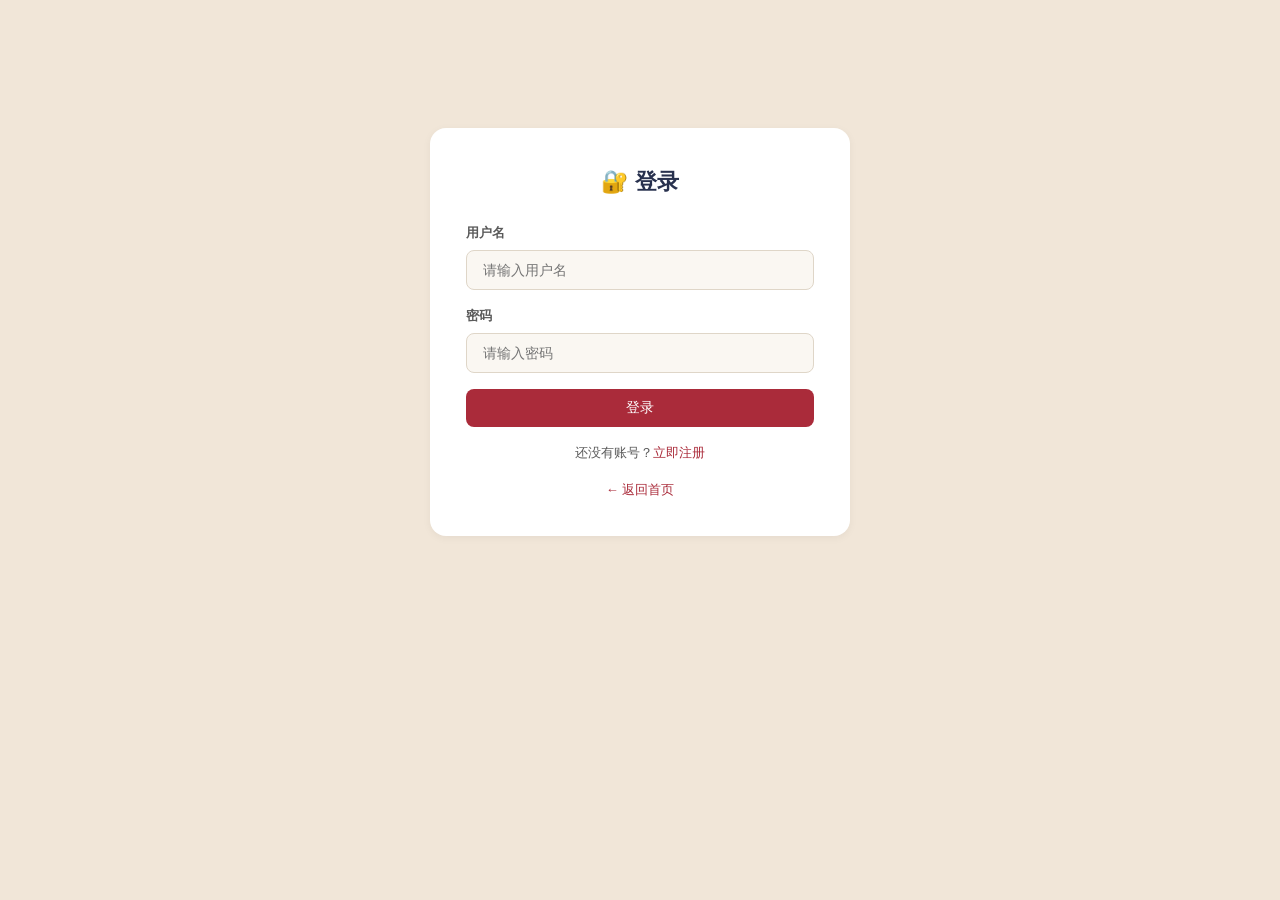
<file: frontend/login.html>
<!DOCTYPE html>
<html lang="zh-CN">
<head>
  <meta charset="UTF-8" />
  <meta name="viewport" content="width=device-width, initial-scale=1.0" />
  <title>登录 - 社交运营系统</title>
  <link rel="stylesheet" href="css/style.css" />
</head>
<body>
  <div class="container">
    <div class="auth-page">
      <div class="auth-card">
        <h2>🔐 登录</h2>
        <form id="login-form">
          <div class="form-group">
            <label>用户名</label>
            <input type="text" class="form-input" id="username" placeholder="请输入用户名" required />
          </div>
          <div class="form-group">
            <label>密码</label>
            <input type="password" class="form-input" id="password" placeholder="请输入密码" required />
          </div>
          <button type="submit" class="btn btn-primary btn-block">登录</button>
        </form>
        <p class="auth-link">还没有账号？<a href="register.html">立即注册</a></p>
        <p class="auth-link"><a href="index.html">← 返回首页</a></p>
      </div>
    </div>
  </div>
  <script src="js/api.js"></script>
  <script src="js/utils.js"></script>
  <script>
    document.getElementById('login-form').onsubmit = async function(e) {
      e.preventDefault();
      const username = document.getElementById('username').value.trim();
      const password = document.getElementById('password').value;
      if (!username || !password) {
        Utils.toast('请填写用户名和密码', 'error');
        return;
      }
      try {
        const res = await AuthAPI.login({ username, password });
        localStorage.setItem('token', res.data.token);
        // Fetch profile
        const profile = await UserAPI.getProfile();
        localStorage.setItem('user', JSON.stringify(profile.data));
        Utils.toast('登录成功！', 'success');
        setTimeout(() => { window.location.href = '/index.html'; }, 600);
      } catch {}
    };
  </script>
</body>
</html>
</file>
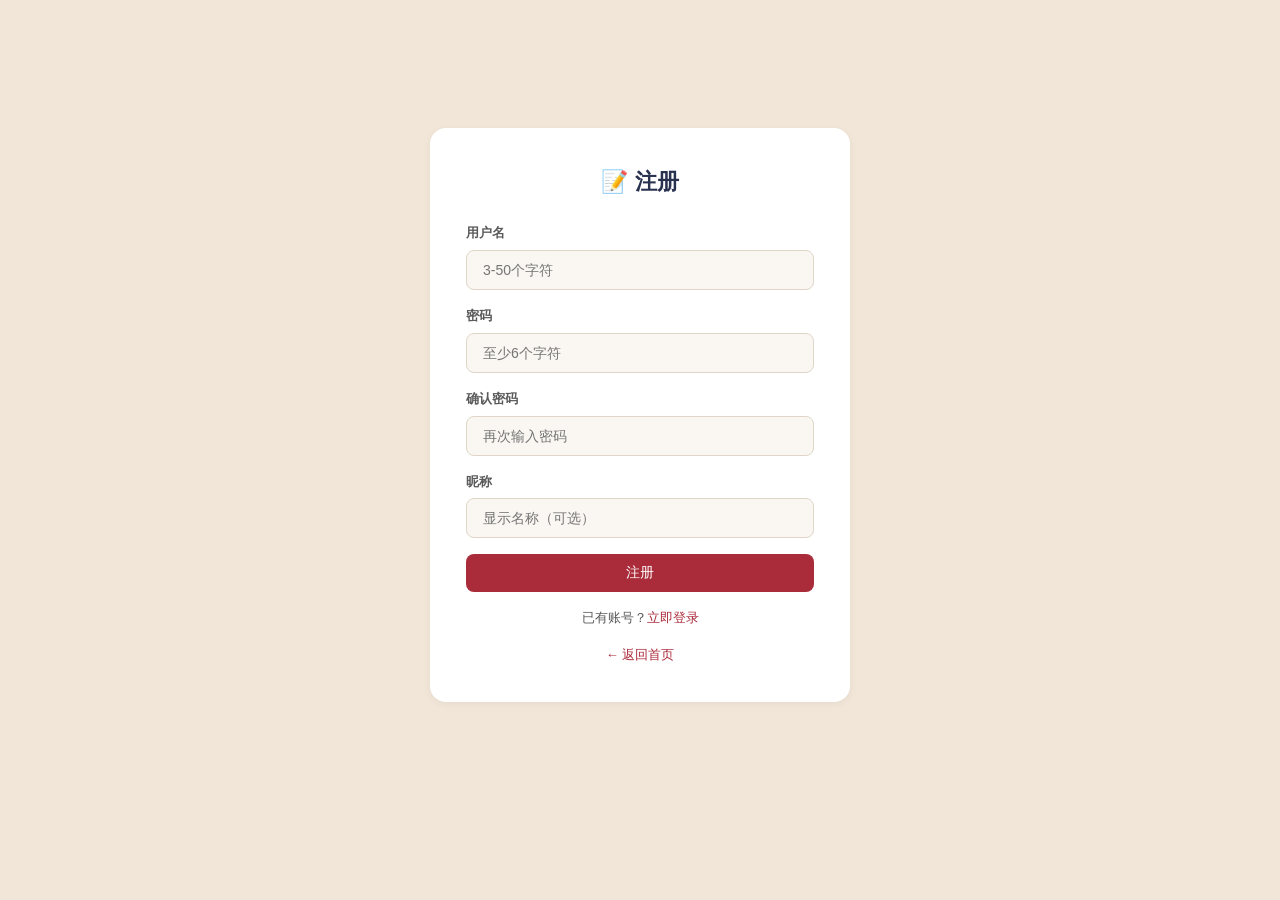
<file: frontend/register.html>
<!DOCTYPE html>
<html lang="zh-CN">
<head>
  <meta charset="UTF-8" />
  <meta name="viewport" content="width=device-width, initial-scale=1.0" />
  <title>注册 - 社交运营系统</title>
  <link rel="stylesheet" href="css/style.css" />
</head>
<body>
  <div class="container">
    <div class="auth-page">
      <div class="auth-card">
        <h2>📝 注册</h2>
        <form id="register-form">
          <div class="form-group">
            <label>用户名</label>
            <input type="text" class="form-input" id="username" placeholder="3-50个字符" required minlength="3" maxlength="50" />
          </div>
          <div class="form-group">
            <label>密码</label>
            <input type="password" class="form-input" id="password" placeholder="至少6个字符" required minlength="6" />
          </div>
          <div class="form-group">
            <label>确认密码</label>
            <input type="password" class="form-input" id="confirm-password" placeholder="再次输入密码" required />
          </div>
          <div class="form-group">
            <label>昵称</label>
            <input type="text" class="form-input" id="nickname" placeholder="显示名称（可选）" />
          </div>
          <button type="submit" class="btn btn-primary btn-block">注册</button>
        </form>
        <p class="auth-link">已有账号？<a href="login.html">立即登录</a></p>
        <p class="auth-link"><a href="index.html">← 返回首页</a></p>
      </div>
    </div>
  </div>
  <script src="js/api.js"></script>
  <script src="js/utils.js"></script>
  <script>
    document.getElementById('register-form').onsubmit = async function(e) {
      e.preventDefault();
      const username = document.getElementById('username').value.trim();
      const password = document.getElementById('password').value;
      const confirm = document.getElementById('confirm-password').value;
      const nickname = document.getElementById('nickname').value.trim();

      if (!username || !password) {
        Utils.toast('请填写必填字段', 'error'); return;
      }
      if (password !== confirm) {
        Utils.toast('两次密码输入不一致', 'error'); return;
      }

      try {
        await AuthAPI.register({
          username,
          password,
          nickname: nickname || username
        });
        Utils.toast('注册成功！请登录', 'success');
        setTimeout(() => { window.location.href = '/login.html'; }, 800);
      } catch {}
    };
  </script>
</body>
</html>
</file>
<file: frontend/css/style.css>
/* ============================================
   Social Media Operation System — H5 Styles
   Vintage theme · Mobile-first · No-jitter animations
   ============================================ */

:root {
  --primary: #AA2B3A;
  --primary-dark: #8B1E2C;
  --primary-light: #F8E5E8;
  --danger: #C0392B;
  --success: #2E7D32;
  --warning: #E67E22;
  --bg: #F1E6D8;
  --card-bg: #FFFFFF;
  --text: #28314E;
  --text-secondary: #5A5A5A;
  --text-light: #8A8078;
  --border: #DFD6C8;
  --radius: 16px;
  --radius-sm: 8px;
  --shadow: 0 2px 8px rgba(0,0,0,0.05);
  --shadow-hover: 0 6px 20px rgba(170,43,58,0.12);
  --transition: 0.2s ease;
}

* { margin: 0; padding: 0; box-sizing: border-box; }

body {
  font-family: -apple-system, BlinkMacSystemFont, 'Segoe UI', Roboto, 'Helvetica Neue', Arial, sans-serif;
  background: var(--bg);
  color: var(--text);
  font-size: 15px; line-height: 1.6;
  -webkit-font-smoothing: antialiased;
}

a { color: var(--primary); text-decoration: none; transition: color var(--transition); }
a:hover { color: var(--primary-dark); text-decoration: none; }

/* ============ KEYFRAMES (no horizontal movement) ============ */
@keyframes fadeIn {
  from { opacity: 0; }
  to   { opacity: 1; }
}
@keyframes fadeInUp {
  from { opacity: 0; transform: translateY(8px); }
  to   { opacity: 1; transform: translateY(0); }
}
@keyframes modalIn {
  from { opacity: 0; transform: scale(0.95); }
  to   { opacity: 1; transform: scale(1); }
}
@keyframes heartbeat {
  0%   { transform: scale(1); }
  30%  { transform: scale(1.3); }
  60%  { transform: scale(0.95); }
  100% { transform: scale(1); }
}
@keyframes spin { to { transform: rotate(360deg); } }

/* ============ NAVBAR ============ */
.navbar {
  position: fixed; top: 0; left: 0; right: 0; z-index: 1000;
  background: #28314E; box-shadow: 0 2px 12px rgba(40,49,78,0.15);
  height: 56px; display: flex; align-items: center; padding: 0 12px;
}
.navbar-inner {
  max-width: 1400px; margin: 0 auto; width: 100%;
  display: flex; align-items: center; gap: 16px;
}
.nav-logo {
  font-size: 18px; font-weight: 700; color: #fff;
  text-decoration: none; white-space: nowrap;
}
.nav-logo:hover { color: #E8C9A0; }
.nav-links { display: flex; align-items: center; gap: 2px; }
.nav-links a, .nav-links span {
  padding: 6px 14px; font-size: 14px; color: rgba(255,255,255,0.8);
  border-radius: var(--radius-sm); cursor: pointer;
  transition: background-color var(--transition), color var(--transition);
}
.nav-links a:hover, .nav-links span:hover {
  background: rgba(255,255,255,0.1); color: #fff;
}
.nav-right { margin-left: auto; display: flex; align-items: center; gap: 10px; }
.nav-search { display: flex; gap: 6px; }
.nav-search input {
  border: 1px solid rgba(255,255,255,0.2); border-radius: var(--radius-sm);
  padding: 6px 12px; font-size: 13px; width: 170px; outline: none;
  transition: border-color var(--transition); background: rgba(255,255,255,0.1); color: #fff;
}
.nav-search input::placeholder { color: rgba(255,255,255,0.4); }
.nav-search input:focus { border-color: #E8C9A0; background: rgba(255,255,255,0.15); }
.nav-avatar { width: 32px; height: 32px; border-radius: 50%; object-fit: cover; cursor: pointer; }
.nav-user { font-size: 13px; color: rgba(255,255,255,0.9); cursor: pointer; }
.nav-btn {
  padding: 6px 16px; border-radius: var(--radius-sm); border: none; font-size: 13px;
  cursor: pointer; transition: background-color var(--transition);
}
.nav-btn.primary { background: var(--primary); color: #fff; }
.nav-btn.primary:hover { background: var(--primary-dark); }
.nav-btn.primary:active { transform: scale(0.98); }
.nav-btn.outline { background: none; border: 1px solid rgba(255,255,255,0.3); color: rgba(255,255,255,0.9); }
.nav-btn.outline:hover { background: rgba(255,255,255,0.1); }

/* ============ LAYOUT ============ */
.main-content { max-width: 1400px; margin: 0 auto; padding: 88px 12px 40px; min-height: 100vh; }
.container { max-width: 1400px; margin: 0 auto; padding: 88px 12px 40px; }

/* ============ CARDS ============ */
.card {
  background: var(--card-bg); border-radius: var(--radius);
  padding: 20px; margin-bottom: 16px;
  box-shadow: var(--shadow);
  transition: box-shadow var(--transition);
  animation: fadeInUp 0.35s ease both;
}
.card:nth-child(1) { animation-delay: 0s; }    .card:nth-child(2) { animation-delay: 0.04s; }
.card:nth-child(3) { animation-delay: 0.08s; }  .card:nth-child(4) { animation-delay: 0.12s; }
.card:nth-child(5) { animation-delay: 0.16s; }  .card:nth-child(6) { animation-delay: 0.20s; }
.card:nth-child(7) { animation-delay: 0.24s; }  .card:nth-child(8) { animation-delay: 0.28s; }
.card:nth-child(9) { animation-delay: 0.32s; }  .card:nth-child(10) { animation-delay: 0.36s; }
.card:nth-child(11) { animation-delay: 0.40s; } .card:nth-child(12) { animation-delay: 0.44s; }
.card:hover { box-shadow: var(--shadow-hover); }
.card-header { display: flex; align-items: center; gap: 10px; margin-bottom: 12px; }
.card-avatar {
  width: 36px; height: 36px; border-radius: 50%; object-fit: cover;
  background: var(--primary-light); flex-shrink: 0;
}
.card-avatar-placeholder {
  width: 36px; height: 36px; border-radius: 50%;
  background: var(--primary);
  display: flex; align-items: center; justify-content: center;
  color: #fff; font-size: 15px; flex-shrink: 0;
}
.card-meta { font-size: 12px; color: var(--text-light); }
.card-meta .author { color: var(--text-secondary); font-weight: 600; }
.card-title { font-size: 16px; font-weight: 700; margin-bottom: 8px; line-height: 1.4; }
.card-title a { color: var(--text); }
.card-title a:hover { color: var(--primary); }
.card-excerpt { font-size: 13px; color: var(--text-secondary); margin-bottom: 10px; line-height: 1.6; }
.card-image { width: 100%; height: auto; object-fit: cover; border-radius: 10px; margin-bottom: 10px; }
.card-footer { display: flex; align-items: center; gap: 12px; font-size: 13px; color: var(--text-light); flex-wrap: wrap; }
.card-category {
  display: inline-block; padding: 3px 10px;
  background: var(--primary-light); color: var(--primary);
  border-radius: 20px; font-size: 12px; font-weight: 500;
}

/* ============ RECOMMENDED GRID ============ */
.news-grid {
  display: grid;
  grid-template-columns: repeat(4, 1fr);
  gap: 16px;
}
.news-grid .card {
  margin-bottom: 0; min-width: 0;
  display: flex; flex-direction: column;
}
.news-grid .card .card-body { flex: 1; display: flex; flex-direction: column; }
.news-grid .card .card-footer { margin-top: auto; }

@media (max-width: 1100px) { .news-grid { grid-template-columns: repeat(3, 1fr); } }
@media (max-width: 768px)  { .news-grid { grid-template-columns: repeat(2, 1fr); } }
@media (max-width: 480px)  { .news-grid { grid-template-columns: 1fr; } }

/* ============ BUTTONS ============ */
.btn {
  display: inline-flex; align-items: center; gap: 5px;
  padding: 9px 20px; border-radius: var(--radius-sm);
  border: 1.5px solid transparent; font-size: 14px; font-weight: 500;
  cursor: pointer; transition: background-color var(--transition), box-shadow var(--transition), border-color var(--transition);
  text-decoration: none; white-space: nowrap;
}
.btn:active { transform: scale(0.98); }
.btn-primary { background: var(--primary); color: #fff; }
.btn-primary:hover { background: var(--primary-dark); box-shadow: 0 4px 14px rgba(170,43,58,0.25); }
.btn-danger { background: var(--danger); color: #fff; }
.btn-danger:hover { background: #A93226; }
.btn-success { background: var(--success); color: #fff; }
.btn-warning { background: var(--warning); color: #fff; }
.btn-outline { background: none; border: 1.5px solid var(--border); color: var(--text-secondary); }
.btn-outline:hover { border-color: var(--primary); color: var(--primary); background: var(--primary-light); }
.btn-sm { padding: 5px 14px; font-size: 12px; }
.btn-block { display: block; width: 100%; text-align: center; }
.btn:disabled { opacity: 0.5; cursor: not-allowed; }

/* ============ FORMS ============ */
.form-group { margin-bottom: 16px; }
.form-group label { display: block; font-size: 13px; font-weight: 600; margin-bottom: 6px; color: var(--text-secondary); }
.form-input {
  width: 100%; padding: 11px 16px; border: 1.5px solid var(--border);
  border-radius: var(--radius-sm); font-size: 14px; outline: none;
  transition: border-color var(--transition); background: #FAF7F2;
}
.form-input:focus { border-color: var(--primary); background: #fff; }
.form-textarea {
  width: 100%; padding: 11px 16px; border: 1.5px solid var(--border);
  border-radius: var(--radius-sm); font-size: 14px; outline: none;
  resize: vertical; min-height: 120px; font-family: inherit;
  transition: border-color var(--transition); background: #FAF7F2;
}
.form-textarea:focus { border-color: var(--primary); background: #fff; }
.form-select {
  width: 100%; padding: 11px 16px; border: 1.5px solid var(--border);
  border-radius: var(--radius-sm); font-size: 14px; outline: none;
  background: #fff; transition: border-color var(--transition);
}
.form-select:focus { border-color: var(--primary); }
.form-hint { font-size: 12px; color: var(--text-light); margin-top: 4px; }

/* ============ AUTH PAGES ============ */
.auth-page { max-width: 420px; margin: 40px auto; }
.auth-card { background: #fff; border-radius: var(--radius); padding: 36px; box-shadow: var(--shadow); }
.auth-card h2 { text-align: center; margin-bottom: 24px; font-size: 22px; color: var(--text); }
.auth-link { text-align: center; font-size: 13px; color: var(--text-secondary); margin-top: 16px; }

/* ============ TABS (no translate, only color change) ============ */
.tabs {
  display: flex; border-bottom: 2px solid var(--border); margin-bottom: 20px;
  gap: 0; overflow-x: auto; -webkit-overflow-scrolling: touch;
}
.tabs::-webkit-scrollbar { display: none; }
.tab {
  padding: 10px 20px; font-size: 14px; cursor: pointer; border: none;
  background: none; color: var(--text-secondary);
  border-bottom: 2px solid transparent; margin-bottom: -2px;
  transition: color var(--transition), border-color var(--transition);
  white-space: nowrap; font-weight: 500;
}
.tab:hover { color: var(--primary); }
.tab.active { color: var(--primary); border-bottom-color: var(--primary); font-weight: 700; }
.tab-panel { display: none; }
.tab-panel.active { display: block; animation: fadeIn 0.3s ease; }

/* ============ SECTION HEADER ============ */
.section-header { display: flex; align-items: center; justify-content: space-between; margin-bottom: 20px; }
.section-header h2 { font-size: 20px; font-weight: 700; }

/* ============ LOAD MORE ============ */
.load-more { text-align: center; padding: 24px 0; }

/* ============ COMMENT SECTION ============ */
.comment-section { margin-top: 24px; padding-top: 20px; border-top: 2px solid var(--border); }
.comment-input { margin-bottom: 20px; }
.comment-item {
  display: flex; gap: 10px; padding: 14px 0; border-bottom: 1px solid var(--border);
  animation: fadeIn 0.3s ease both;
}
.comment-body { flex: 1; min-width: 0; }
.comment-header { display: flex; align-items: center; gap: 8px; margin-bottom: 4px; }
.comment-nick { font-size: 14px; font-weight: 700; color: var(--text); }
.comment-time { font-size: 12px; color: var(--text-light); }
.comment-text { font-size: 14px; color: var(--text-secondary); word-break: break-word; line-height: 1.6; }
.comment-actions { display: flex; align-items: center; gap: 14px; margin-top: 6px; }
.like-btn {
  display: inline-flex; align-items: center; gap: 4px; font-size: 13px;
  color: var(--text-light); cursor: pointer; padding: 4px 10px;
  border-radius: 20px; border: none; background: none;
  transition: color var(--transition), background-color var(--transition);
}
.like-btn:hover { background: var(--primary-light); color: var(--primary); }
.like-btn.liked { color: var(--primary); font-weight: 700; }
.like-btn:active { animation: heartbeat 0.4s ease; }
.delete-btn {
  font-size: 12px; color: var(--danger); cursor: pointer; border: none;
  background: none;
}
.delete-btn:hover { opacity: 0.7; }

/* ============ BADGES ============ */
.badge {
  display: inline-block; padding: 3px 10px; border-radius: 20px;
  font-size: 11px; font-weight: 600; margin-right: 6px;
}
.badge-pending { background: #FFF3CD; color: #856404; }
.badge-approved { background: #D4EDDA; color: #155724; }
.badge-rejected { background: #F8D7DA; color: #721C24; }
.badge-featured { background: var(--primary-light); color: var(--primary); }

.reject-box {
  margin-top: 8px; padding: 10px 14px; background: #F8D7DA;
  border-radius: var(--radius-sm); font-size: 13px; color: #721C24;
}

/* ============ PAGINATION ============ */
.pagination { display: flex; justify-content: center; gap: 8px; margin-top: 20px; }
.pagination button {
  padding: 7px 16px; border: 1.5px solid var(--border); border-radius: var(--radius-sm);
  background: #fff; cursor: pointer; font-size: 13px;
  transition: background-color var(--transition), border-color var(--transition);
}
.pagination button:hover { border-color: var(--primary); }
.pagination button.active { background: var(--primary); color: #fff; border-color: var(--primary); }
.pagination button:disabled { opacity: 0.4; cursor: not-allowed; }

/* ============ AVATAR ============ */
.avatar-section { display: flex; align-items: center; gap: 16px; margin-bottom: 16px; }
.avatar-preview { width: 80px; height: 80px; border-radius: 50%; object-fit: cover; background: var(--primary-light); }

/* ============ MODAL ============ */
.modal-overlay {
  position: fixed; top: 0; left: 0; right: 0; bottom: 0;
  background: rgba(40,49,78,0.4); backdrop-filter: blur(2px);
  z-index: 2000; display: flex; align-items: center; justify-content: center;
  animation: fadeIn 0.2s ease;
}
.modal {
  background: #fff; border-radius: var(--radius); padding: 28px;
  max-width: 440px; width: 92%;
  box-shadow: 0 12px 40px rgba(0,0,0,0.15);
  animation: modalIn 0.25s ease;
}
.modal h3 { margin-bottom: 16px; font-size: 17px; font-weight: 700; }
.modal-actions { display: flex; justify-content: flex-end; gap: 10px; margin-top: 22px; }

/* ============ TOAST ============ */
.toast {
  position: fixed; top: 72px; left: 50%; transform: translateX(-50%); z-index: 3000;
  padding: 10px 24px; border-radius: 24px; color: #fff; font-size: 14px;
  font-weight: 500; box-shadow: 0 4px 16px rgba(0,0,0,0.15);
  animation: fadeIn 0.3s ease;
}
.toast-success { background: var(--success); }
.toast-error { background: var(--danger); }
.toast-info { background: #28314E; }

/* ============ IMAGE GRID ============ */
.image-grid { display: grid; grid-template-columns: repeat(auto-fill, minmax(120px,1fr)); gap: 8px; margin: 10px 0; }
.image-grid img { width: 100%; height: auto; object-fit: cover; border-radius: var(--radius-sm); }

/* ============ EMPTY ============ */
.empty { text-align: center; padding: 48px 20px; color: var(--text-light); }
.empty-icon { font-size: 48px; margin-bottom: 12px; }

/* ============ DROPDOWN (no translateX) ============ */
.dropdown { position: relative; display: inline-block; }
.dropdown-menu {
  display: none; position: absolute; top: calc(100% + 6px); right: 0;
  background: #fff; border-radius: var(--radius-sm);
  box-shadow: 0 8px 28px rgba(0,0,0,0.12);
  min-width: 170px; padding: 8px 0; z-index: 1001;
  animation: fadeIn 0.2s ease;
}
.dropdown-menu.show { display: block; }
.dropdown-item {
  display: block; padding: 10px 18px; font-size: 14px; color: var(--text);
  cursor: pointer; text-decoration: none;
  transition: background-color var(--transition);
}
.dropdown-item:hover { background: var(--primary-light); }
.dropdown-divider { border-top: 1px solid var(--border); margin: 4px 0; }

/* ============ PROFILE HEADER ============ */
.profile-header {
  position: relative; border-radius: var(--radius);
  margin-bottom: 28px; background: #fff; box-shadow: var(--shadow);
  overflow: visible;
}
.profile-bg {
  width: 100%; height: 0;
  border-radius: var(--radius) var(--radius) 0 0;
}
.profile-info {
  display: flex; align-items: center; gap: 16px;
  padding: 28px 24px;
  position: relative; z-index: 1;
}
.profile-avatar-lg {
  width: 80px; height: 80px; border-radius: 50%; object-fit: cover;
  border: 3px solid var(--primary-light); background: var(--primary-light); flex-shrink: 0;
}
.profile-details { flex: 1; }
.profile-nickname { font-size: 20px; font-weight: 700; }
.profile-bio { font-size: 13px; color: var(--text-secondary); margin-top: 4px; }
.profile-actions { display: flex; gap: 8px; }

/* ============ CHAT ============ */
.chat-container { display: flex; gap: 16px; height: calc(100vh - 130px); }
.chat-sidebar { width: 250px; background: #fff; border-radius: var(--radius); box-shadow: var(--shadow); overflow-y: auto; flex-shrink: 0; }
.chat-sidebar-header { padding: 16px; font-weight: 700; border-bottom: 1px solid var(--border); }
.chat-contact {
  display: flex; align-items: center; gap: 10px; padding: 12px 16px;
  cursor: pointer; transition: background-color var(--transition);
  border-bottom: 1px solid var(--border);
}
.chat-contact:hover { background: var(--primary-light); }
.chat-contact.active { background: var(--primary-light); border-left: 3px solid var(--primary); }
.chat-contact-avatar { width: 42px; height: 42px; border-radius: 50%; object-fit: cover; background: var(--primary-light); flex-shrink: 0; }
.chat-contact-name { font-size: 14px; font-weight: 600; }
.chat-contact-preview { font-size: 12px; color: var(--text-light); white-space: nowrap; overflow: hidden; text-overflow: ellipsis; }
.chat-contact-badge { background: var(--danger); color: #fff; font-size: 10px; border-radius: 10px; padding: 2px 7px; margin-left: auto; font-weight: 600; }
.chat-main { flex: 1; display: flex; flex-direction: column; background: #fff; border-radius: var(--radius); box-shadow: var(--shadow); }
.chat-header { padding: 16px; font-weight: 700; border-bottom: 1px solid var(--border); }
.chat-messages { flex: 1; overflow-y: auto; padding: 16px; display: flex; flex-direction: column; gap: 12px; }
.chat-msg { max-width: 72%; padding: 12px 16px; border-radius: 16px; font-size: 14px; line-height: 1.5; word-break: break-word; }
.chat-msg.sent { align-self: flex-end; background: var(--primary); color: #fff; border-bottom-right-radius: 6px; }
.chat-msg.received { align-self: flex-start; background: #F5F0E8; color: var(--text); border-bottom-left-radius: 6px; }
.chat-msg-time { font-size: 10px; opacity: 0.7; margin-top: 4px; text-align: right; }
.chat-input-area { display: flex; gap: 8px; padding: 12px 16px; border-top: 1px solid var(--border); }
.chat-input-area input { flex: 1; }
.chat-empty { flex: 1; display: flex; align-items: center; justify-content: center; color: var(--text-light); }

/* ============ REPORT ============ */
.report-options { display: flex; flex-direction: column; gap: 8px; }
.report-option {
  padding: 12px 16px; border: 1.5px solid var(--border); border-radius: var(--radius-sm);
  cursor: pointer; font-size: 14px; transition: background-color var(--transition), border-color var(--transition);
}
.report-option:hover { border-color: var(--primary); background: var(--primary-light); }
.report-option.selected { border-color: var(--primary); background: var(--primary-light); color: var(--primary); font-weight: 600; }

/* ============ UTILS ============ */
.flex-between { display: flex; align-items: center; justify-content: space-between; }
.text-muted { color: var(--text-light); font-size: 12px; }
.mt-8 { margin-top: 8px; } .mt-16 { margin-top: 16px; } .mb-8 { margin-bottom: 8px; }

.edit-overlay {
  position: absolute; bottom: 12px; right: 12px;
  background: rgba(40,49,78,0.5); color: #fff; border: none;
  border-radius: 50%; width: 30px; height: 30px; cursor: pointer;
  display: flex; align-items: center; justify-content: center; font-size: 14px;
  transition: background-color var(--transition);
}
.edit-overlay:hover { background: rgba(40,49,78,0.7); }
.unread-badge {
  background: var(--primary); color: #fff; font-size: 10px; border-radius: 50%;
  width: 18px; height: 18px; display: inline-flex; align-items: center;
  justify-content: center; position: absolute; top: -4px; right: -4px; font-weight: 700;
}

/* ============ PROFILE BUTTON STYLING ============ */
.profile-btn-group {
  display: flex; flex-wrap: wrap; gap: 8px;
}
.profile-btn-group .btn {
  border: 2px solid var(--border); border-radius: var(--radius-sm);
  padding: 8px 18px; font-size: 13px; font-weight: 600;
  background: #fff; color: var(--text);
  transition: all var(--transition);
}
.profile-btn-group .btn:hover {
  border-color: var(--primary); color: var(--primary);
  background: var(--primary-light);
  box-shadow: 0 2px 12px rgba(170,43,58,0.12);
  transform: translateY(-1px);
}
.profile-btn-group .btn.danger {
  border-color: #F8D7DA; color: var(--danger);
}
.profile-btn-group .btn.danger:hover {
  border-color: var(--danger); background: #F8D7DA;
}

/* ============ POST LIKE BUTTON ============ */
.post-like-btn {
  display: inline-flex; align-items: center; gap: 4px; font-size: 13px;
  color: var(--text-light); cursor: pointer; padding: 5px 14px;
  border-radius: var(--radius-sm); border: 1.5px solid var(--border); background: #fff;
  transition: all var(--transition); font-weight: 500;
}
.post-like-btn:hover { border-color: var(--primary); color: var(--primary); background: var(--primary-light); }
.post-like-btn.liked { border-color: var(--primary); color: #fff; background: var(--primary); }
.post-like-btn:active { animation: heartbeat 0.4s ease; }
.post-like-count { font-weight: 700; }

/* ============ RESPONSIVE ============ */
@media (max-width: 480px) {
  .nav-links { display: none; }
  .nav-search { display: none; }
  .card { padding: 14px; border-radius: 12px; }
  .card-title { font-size: 15px; }
  .auth-card { padding: 24px; }
  .chat-sidebar { width: 160px; }
  .container { padding: 64px 8px 20px; }
}
</file>
